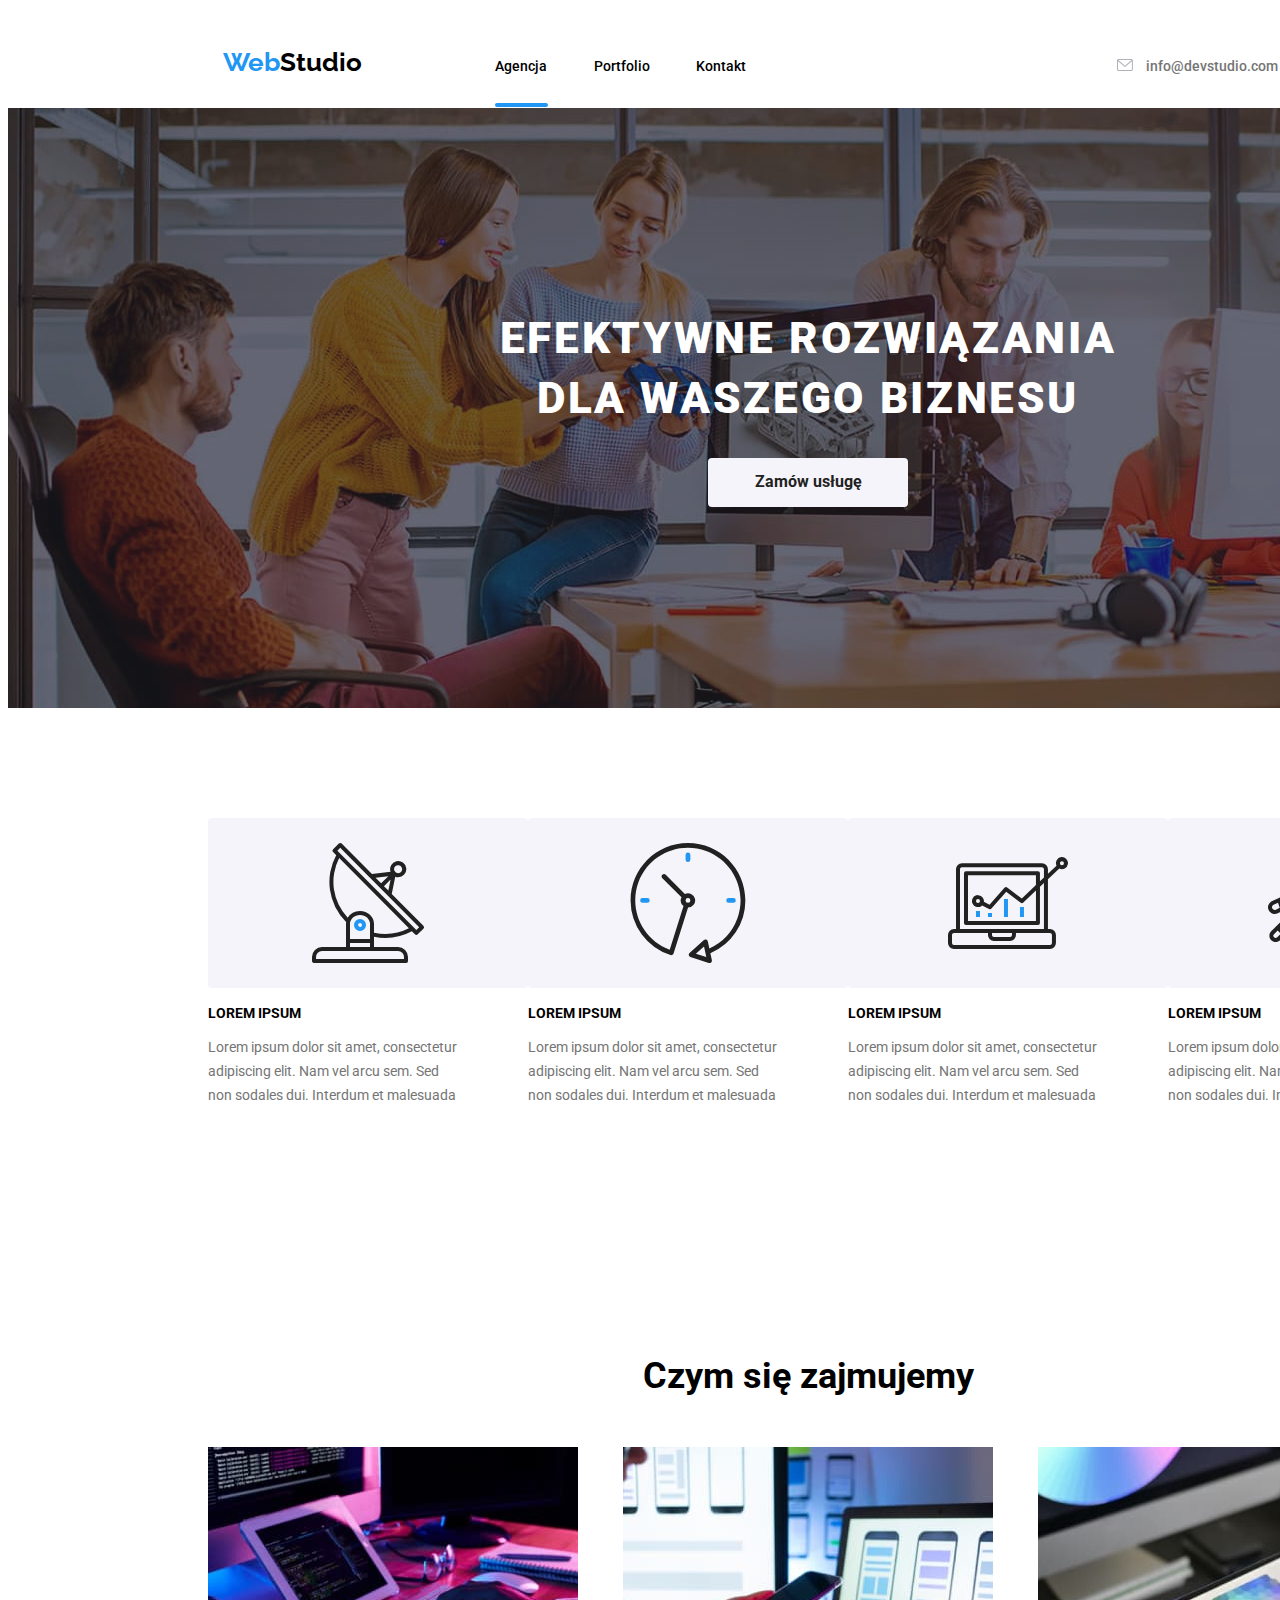
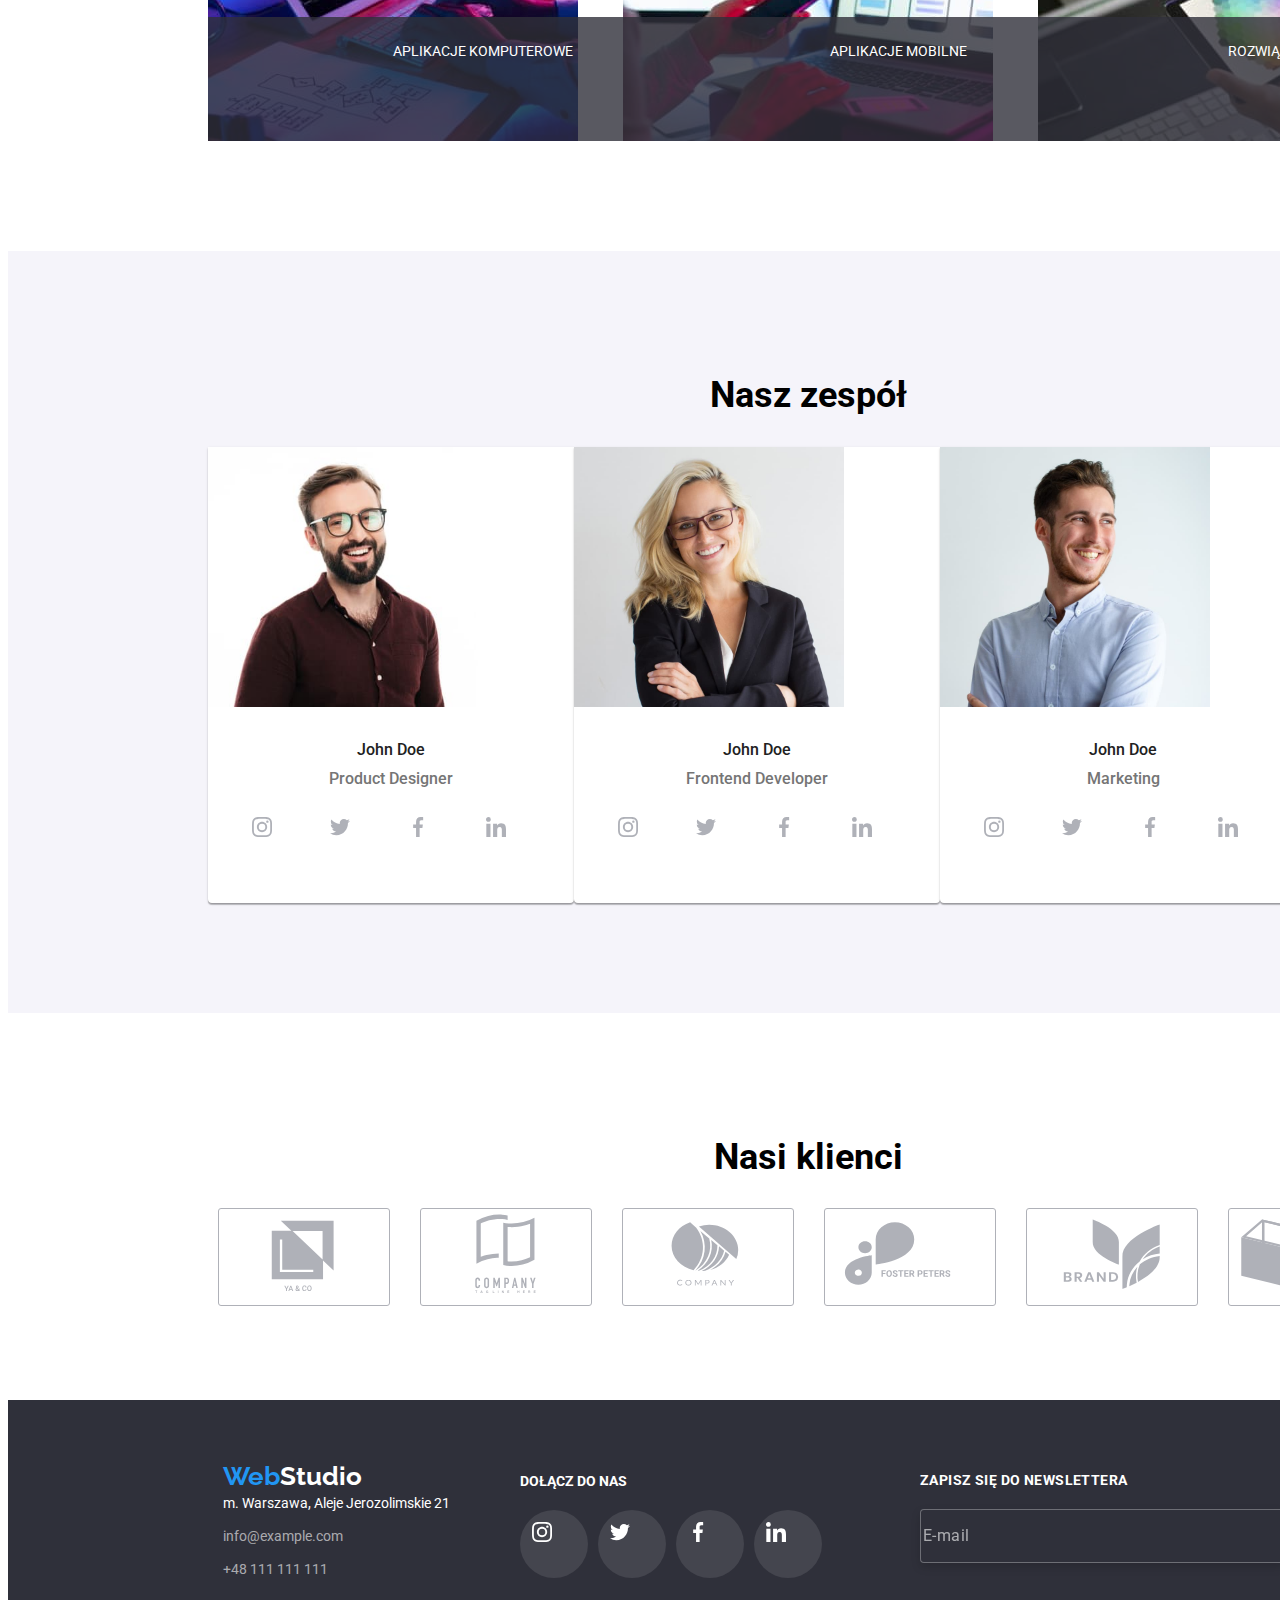
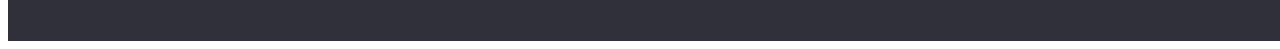
<file: index.html>
<!DOCTYPE html>
<html lang="pl">
  <head>
    <meta charset="UTF-8" />
    <meta name="description" content="Doradztwo biznesowe" />
    <title>WebStudio</title>
    <link rel="preconnect" href="https://fonts.googleapis.com" />
    <link rel="preconnect" href="https://fonts.gstatic.com" crossorigin />
    <link
      href="https://fonts.googleapis.com/css2?family=Raleway:wght@700&family=Roboto:wght@400;500;700;900&display=swap"
      rel="stylesheet"
    />
    <link href="./css/main.min.css" rel="stylesheet" />
    <link
      rel="stylesheet"
      href="https://cdnjs.cloudflare.com/ajax/libs/modern-normalize/1.1.0/modern-normalize.min.css"
      integrity="sha512-wpPYUAdjBVSE4KJnH1VR1HeZfpl1ub8YT/NKx4PuQ5NmX2tKuGu6U/JRp5y+Y8XG2tV+wKQpNHVUX03MfMFn9Q=="
      crossorigin="anonymous"
      referrerpolicy="no-referrer"
    />
  </head>
  <body class="body">
    <header class="header">
      <a class="logo" href="./index.html">
        <span class="logo__blue">Web</span
        ><span class="logo__black">Studio</span>
      </a>
      <nav class="navigation">
        <ul class="navigation__list">
          <li class="navigation__item agency">
            <a
              class="navigation__link"
              href="./https://zofiasylwisty.github.io/goit-markup-hw-05/"
              >Agencja</a
            >
          </li>
          <li class="navigation__item">
            <a class="navigation__link" href="./portfolio.html">Portfolio</a>
          </li>
          <li class="navigation__item">
            <a class="navigation__link" href="./kontakt">Kontakt</a>
          </li>
        </ul>
      </nav>
      <ul class="contacts">
        <li class="contacts__address">
          <a class="contacts__link" href="mailto:info@devstudio.com">
            <svg class="contacts__icon" height="12" width="16">
              <use href="./images/icons.svg#icon-envelope"></use>
            </svg>
            info@devstudio.com</a
          >
        </li>
        <li class="contacts__address">
          <a class="contacts__link" href="tel:+48111111111">
            <svg class="contacts__icon" height="16" width="10">
              <use href="./images/icons.svg#icon-smartphone"></use>
            </svg>
            +48 111 111 111</a
          >
        </li>
      </ul>
    </header>
    <main class="main">
      <div class="main__photo">
        <h1 class="main__headline">
          EFEKTYWNE ROZWIĄZANIA<br />DLA WASZEGO BIZNESU
        </h1>
        <button data-modal-open class="main__button" type="button">
          Zamów usługę
        </button>
      </div>
      <div class="main-backdrop is-hidden" data-modal>
        <div class="main__overlay">
          <h2 class="form-header">Zostaw swoje dane w formularzu poniżej</h2>
          <form class="form">
            <label class="form__items">
              <p class="form__label">Imię</p>
              <div class="form__input">
                <svg class="form__icon">
                  <use href="./images/icons.svg#icon-person"></use>
                </svg>
                <input type="text" name="username" class="form__highlight" />
              </div>
            </label>
            <label class="form__items">
              <p class="form__label">Telefon</p>
              <div class="form__input">
                <svg class="form__icon">
                  <use href="./images/icons.svg#icon-phone"></use>
                </svg>
                <input type="tel" name="phoneNumber" class="form__highlight" />
              </div>
            </label>
            <label class="form__items">
              <p class="form__label">Email</p>
              <div class="form__input">
                <svg class="form__icon">
                  <use href="./images/icons.svg#icon-email"></use>
                </svg>
                <input
                  type="email"
                  name="emailAddress"
                  class="form__highlight"
                />
              </div>
            </label>
            <label class="form__items">
              <p class="form__label">Komentarz</p>

              <textarea
                name="comment"
                rows="8"
                class="comment-area"
                placeholder="Wprowadź tekst"
              ></textarea>
            </label>
            <label class="checkbox__label">
              <input type="checkbox" name="checkbox" />
              Oświadczam iż akceptuję
              <a href="" class="checkbox__link">Regulamin</a>
              i
              <a href="" class="checkbox__link">Politykę Prywatności.</a>
            </label>
            <button type="submit" class="checkbox__button">
              <span class="checkbox__send">Wyślij</span>
            </button>
            <button type="button" class="form__close" data-modal-close>
              <svg class="close" width="11" height="11">
                <use href="./images/icons.svg#icon-close"></use>
              </svg>
            </button>
          </form>
        </div>
      </div>
      <section class="section">
        <div class="container">
          <ul class="latin">
            <li class="latin__position">
              <svg class="latin__icon" width="270" height="120">
                <use href="./images/icons.svg#icon-antenna-1"></use>
              </svg>
              <h3 class="latin__title">LOREM IPSUM</h3>
              <p class="latin__text">
                Lorem ipsum dolor sit amet, consectetur <br />
                adipiscing elit. Nam vel arcu sem. Sed <br />
                non sodales dui. Interdum et malesuada
              </p>
            </li>
            <li class="latin__position">
              <svg class="latin__icon" width="270" height="120">
                <use href="./images/icons.svg#icon-clock-1"></use>
              </svg>
              <h3 class="latin__title">LOREM IPSUM</h3>
              <p class="latin__text">
                Lorem ipsum dolor sit amet, consectetur <br />
                adipiscing elit. Nam vel arcu sem. Sed <br />
                non sodales dui. Interdum et malesuada
              </p>
            </li>
            <li class="latin__position">
              <svg class="latin__icon" width="270" height="120">
                <use href="./images/icons.svg#icon-diagram-1"></use>
              </svg>
              <h3 class="latin__title">LOREM IPSUM</h3>
              <p class="latin__text">
                Lorem ipsum dolor sit amet, consectetur <br />
                adipiscing elit. Nam vel arcu sem. Sed <br />
                non sodales dui. Interdum et malesuada
              </p>
            </li>
            <li class="latin_position">
              <svg class="latin__icon" width="270" height="120">
                <use href="./images/icons.svg#icon-astronaut-1"></use>
              </svg>
              <h3 class="latin__title">LOREM IPSUM</h3>
              <p class="latin__text">
                Lorem ipsum dolor sit amet, consectetur <br />
                adipiscing elit. Nam vel arcu sem. Sed <br />
                non sodales dui. Interdum et malesuada
              </p>
            </li>
          </ul>
        </div>
      </section>
      <section class="section">
        <div class="container">
          <h2 class="section__header">Czym się zajmujemy</h2>
          <ul class="offers">
            <li>
              <div class="offers__photo">
                <img
                  class="offers__graphics"
                  alt="working programer and his desk"
                  width="370"
                  height="294"
                  src="images/first.jpg"
                />
                <div class="offers__text">APLIKACJE KOMPUTEROWE</div>
              </div>
            </li>
            <li>
              <div class="offers__photo">
                <img
                  class="offers__graphics"
                  alt="application designer"
                  width="370"
                  height="294"
                  src="images/second.jpg"
                />
                <div class="offers__text">APLIKACJE MOBILNE</div>
              </div>
            </li>
            <li>
              <div class="offers__photo">
                <img
                  class="offers__graphics"
                  alt="graphic tablet and colour selection"
                  width="370"
                  height="294"
                  src="images/third.jpg"
                />
                <div class="offers__text">ROZWIĄZANIA GRAFICZNE</div>
              </div>
            </li>
          </ul>
        </div>
      </section>
      <section class="section team-section">
        <div class="container">
          <h2 class="section__header">Nasz zespół</h2>
          <ul class="team">
            <li class="team__photo">
              <figure class="no-margin">
                <img
                  alt="picture of a product designer"
                  width="270"
                  height="260"
                  src="images/productdesign.jpg"
                />
                <figcaption class="member">
                  <span class="member__name">John Doe</span>
                  <span class="member__position">Product Designer</span>
                  <ul class="socials">
                    <li class="socials__item">
                      <a href="#" class="socials__link">
                        <div class="socials__highlight">
                          <svg class="socials__icon" width="20" height="20">
                            <use href="./images/icons.svg#icon-instagram-2" />
                          </svg>
                        </div>
                      </a>
                    </li>
                    <li class="socials__item">
                      <a href="#" class="socials__link">
                        <div class="socials__highlight">
                          <svg class="socials__icon" width="20" height="20">
                            <use href="./images/icons.svg#icon-twitter-1" />
                          </svg>
                        </div>
                      </a>
                    </li>
                    <li class="socials__item">
                      <a href="#" class="socials__link">
                        <div class="socials__highlight">
                          <svg class="socials__icon" width="20" height="20">
                            <use href="./images/icons.svg#icon-facebook-1" />
                          </svg>
                        </div>
                      </a>
                    </li>
                    <li class="socials__item">
                      <a href="#" class="socials__link">
                        <div class="socials__highlight">
                          <svg class="socials__icon" width="20" height="20">
                            <use href="./images/icons.svg#icon-linkedin-1" />
                          </svg>
                        </div>
                      </a>
                    </li>
                  </ul>
                </figcaption>
              </figure>
            </li>
            <li class="team__photo">
              <figure class="no-margin">
                <img
                  alt="picture of a frontend developer"
                  width="270"
                  height="260"
                  src="images/frontend.jpg"
                />
                <figcaption class="member">
                  <span class="member__name">John Doe</span>
                  <span class="member__position">Frontend Developer</span>
                  <ul class="socials">
                    <li class="socials__item">
                      <a href="#" class="socials__link">
                        <div class="socials__highlight">
                          <svg class="socials__icon" width="20" height="20">
                            <use href="./images/icons.svg#icon-instagram-2" />
                          </svg>
                        </div>
                      </a>
                    </li>
                    <li class="socials__item">
                      <a href="#" class="socials__link">
                        <div class="socials__highlight">
                          <svg class="socials__icon" width="20" height="20">
                            <use href="./images/icons.svg#icon-twitter-1" />
                          </svg>
                        </div>
                      </a>
                    </li>
                    <li class="socials__item">
                      <a href="#" class="socials__link">
                        <div class="socials__highlight">
                          <svg class="socials__icon" width="20" height="20">
                            <use href="./images/icons.svg#icon-facebook-1" />
                          </svg>
                        </div>
                      </a>
                    </li>
                    <li class="socials__item">
                      <a href="#" class="socials__link">
                        <div class="socials__highlight">
                          <svg class="socials__icon" width="20" height="20">
                            <use href="./images/icons.svg#icon-linkedin-1" />
                          </svg>
                        </div>
                      </a>
                    </li>
                  </ul>
                </figcaption>
              </figure>
            </li>
            <li class="team__photo">
              <figure class="no-margin">
                <img
                  alt="picture of a marketing specialist"
                  width="270"
                  height="260"
                  src="images/marketing.jpg"
                />
                <figcaption class="member">
                  <span class="member__name">John Doe</span>
                  <span class="member__position">Marketing</span>
                  <ul class="socials">
                    <li class="socials__item">
                      <a href="#" class="socials__link">
                        <div class="socials__highlight">
                          <svg class="socials__icon" width="20" height="20">
                            <use href="./images/icons.svg#icon-instagram-2" />
                          </svg>
                        </div>
                      </a>
                    </li>
                    <li class="socials__item">
                      <a href="#" class="socials__link">
                        <div class="socials__highlight">
                          <svg class="socials__icon" width="20" height="20">
                            <use href="./images/icons.svg#icon-twitter-1" />
                          </svg>
                        </div>
                      </a>
                    </li>
                    <li class="socials__item">
                      <a href="#" class="socials__link">
                        <div class="socials__highlight">
                          <svg class="socials__icon" width="20" height="20">
                            <use href="./images/icons.svg#icon-facebook-1" />
                          </svg>
                        </div>
                      </a>
                    </li>
                    <li class="socials__item">
                      <a href="#" class="socials__link">
                        <div class="socials__highlight">
                          <svg class="socials__icon" width="20" height="20">
                            <use href="./images/icons.svg#icon-linkedin-1" />
                          </svg>
                        </div>
                      </a>
                    </li>
                  </ul>
                </figcaption>
              </figure>
            </li>
            <li class="team__photo">
              <figure class="no-margin">
                <img
                  alt="picture of a UI designer"
                  width="270"
                  height="260"
                  src="images/uidesigner.jpg"
                />
                <figcaption class="member">
                  <span class="member__name">John Doe</span>
                  <span class="member__position">UI Designer</span>
                  <ul class="socials">
                    <li class="socials__item">
                      <a href="#" class="socials__link">
                        <div class="socials__highlight">
                          <svg class="socials__icon" width="20" height="20">
                            <use href="./images/icons.svg#icon-instagram-2" />
                          </svg>
                        </div>
                      </a>
                    </li>
                    <li class="socials__item">
                      <a href="#" class="socials__link">
                        <div class="socials__highlight">
                          <svg class="socials__icon" width="20" height="20">
                            <use href="./images/icons.svg#icon-twitter-1" />
                          </svg>
                        </div>
                      </a>
                    </li>
                    <li class="socials__item">
                      <a href="#" class="socials__link">
                        <div class="socials__highlight">
                          <svg class="socials__icon" width="20" height="20">
                            <use href="./images/icons.svg#icon-facebook-1" />
                          </svg>
                        </div>
                      </a>
                    </li>
                    <li class="socials__item">
                      <a href="#" class="socials__link">
                        <div class="socials__highlight">
                          <svg class="socials__icon" width="20" height="20">
                            <use href="./images/icons.svg#icon-linkedin-1" />
                          </svg>
                        </div>
                      </a>
                    </li>
                  </ul>
                </figcaption>
              </figure>
            </li>
          </ul>
        </div>
      </section>
      <section class="section">
        <div class="container">
          <h2 class="section__header">Nasi klienci</h2>
          <ul class="clients">
            <li class="clients__item">
              <a href="#">
                <svg class="clients__icon" height="92" width="170">
                  <use href="./images/icons.svg#icon-client1"></use>
                </svg>
              </a>
            </li>
            <li class="clients__item">
              <a href="#">
                <svg class="clients__icon" height="92" width="170">
                  <use href="./images/icons.svg#icon-client2"></use>
                </svg>
              </a>
            </li>
            <li class="clients__item">
              <a href="#">
                <svg class="clients__icon" height="92" width="170">
                  <use href="./images/icons.svg#icon-client3"></use>
                </svg>
              </a>
            </li>
            <li class="clients__item">
              <a href="#">
                <svg class="clients__icon" height="92" width="170">
                  <use href="./images/icons.svg#icon-client4"></use>
                </svg>
              </a>
            </li>
            <li class="clients__item">
              <a href="#">
                <svg class="clients__icon" height="92" width="170">
                  <use href="./images/icons.svg#icon-client5"></use>
                </svg>
              </a>
            </li>
            <li class="clients__item">
              <a href="#">
                <svg class="clients__icon" height="92" width="170">
                  <use href="./images/icons.svg#icon-client6"></use>
                </svg>
              </a>
            </li>
          </ul>
        </div>
      </section>
    </main>
    <footer class="footer">
      <div class="footer__container">
        <ul class="footer__items">
          <li class="footer__logo">
            <a
              class="logo"
              href="https://zofiasylwisty.github.io/goit-markup-hw-04/"
            >
              <span class="logo__blue">Web</span
              ><span class="logo__white">Studio</span>
            </a>
          </li>
          <li class="footer__addresses">
            <address class="footer__street">
              m. Warszawa, Aleje Jerozolimskie 21
            </address>
          </li>
          <li class="footer__addresses">
            <a class="footer__links" href="mailto:info@devstudio.com"
              >info@example.com</a
            >
          </li>
          <li class="footer__addresses">
            <a class="footer__links" href="tel:+48111111111">+48 111 111 111</a>
          </li>
        </ul>
        <div class="follow">
          <h2 class="follow__title">DOŁĄCZ DO NAS</h2>
          <ul class="follow__list">
            <li class="follow__item">
              <div class="follow__link">
                <a href="#" class="follow__icon"
                  ><svg class="follow__id" height="20" width="20">
                    <use href="./images/icons.svg#icon-instagram-2"></use>
                  </svg>
                </a>
              </div>
            </li>
            <li class="follow__item">
              <div class="follow__link">
                <a href="#" class="follow__icon"
                  ><svg class="follow__id" height="20" width="20">
                    <use href="./images/icons.svg#icon-twitter-1"></use>
                  </svg>
                </a>
              </div>
            </li>
            <li class="follow__item">
              <div class="follow__link">
                <a href="#" class="follow__icon"
                  ><svg class="follow__id" height="20" width="20">
                    <use href="./images/icons.svg#icon-facebook-1"></use>
                  </svg>
                </a>
              </div>
            </li>
            <li class="follow__item">
              <div class="follow__link">
                <a href="#" class="follow__icon"
                  ><svg class="follow__id" height="20" width="20">
                    <use href="./images/icons.svg#icon-linkedin-1"></use>
                  </svg>
                </a>
              </div>
            </li>
          </ul>
        </div>
        <div class="newsletter-container">
          <form name="newsletter" class="notification">
            <label>
              <h3 class="notification__heading">ZAPISZ SIĘ DO NEWSLETTERA</h3>

              <input
                class="notification__input"
                name="email"
                type="email"
                placeholder="E-mail"
              />
            </label>
            <button class="newsletter" type="submit">
              <span class="newsletter__text">Zapisz się</span>
              <svg class="newsletter__icon" height="24px" width="24px">
                <use href="./images/icons.svg#icon-send"></use>
              </svg>
            </button>
          </form>
        </div>
      </div>
    </footer>
    <script src="./js/modal.js"></script>
  </body>
</html>
</file>
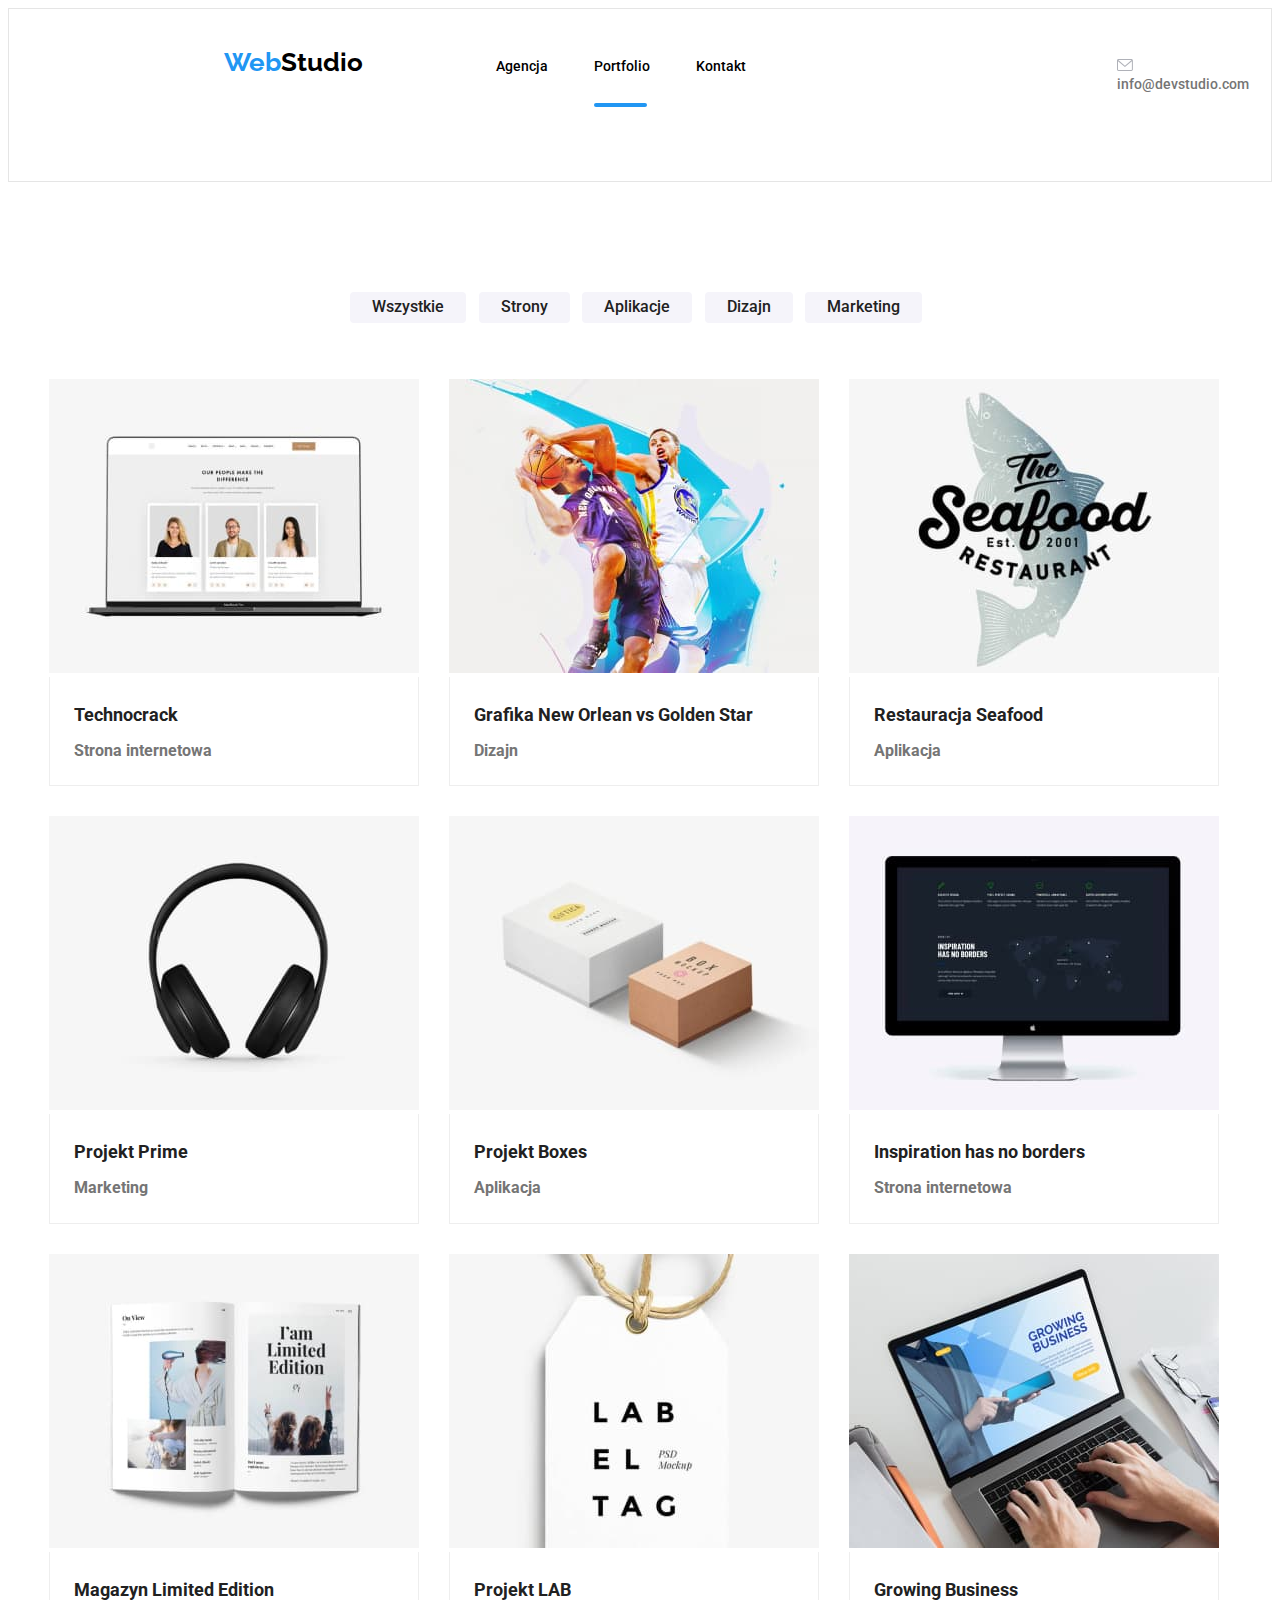
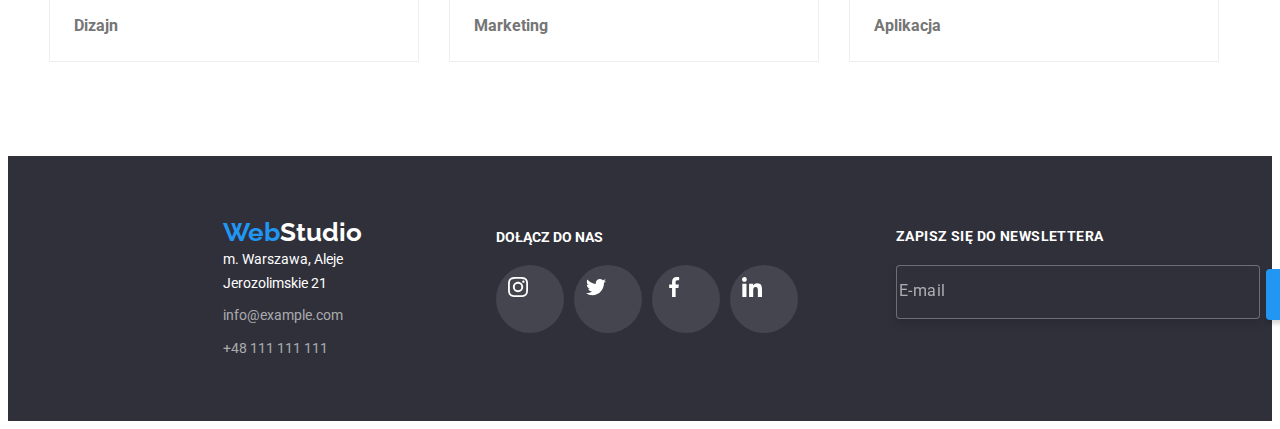
<file: portfolio.html>
<!DOCTYPE html>
<html lang="pl">
  <head>
    <meta charset="UTF-8" />
    <meta name="description" content="Portfolio" />
    <title>Portfolio</title>
    <link rel="preconnect" href="https://fonts.googleapis.com" />
    <link rel="preconnect" href="https://fonts.gstatic.com" crossorigin />
    <link
      href="https://fonts.googleapis.com/css2?family=Raleway:wght@700&family=Roboto:wght@400;500;700;900&display=swap"
      rel="stylesheet"
    />
    <link href="./css/main.min.css" rel="stylesheet" />
    <link
      rel="stylesheet"
      href="https://cdnjs.cloudflare.com/ajax/libs/modern-normalize/1.1.0/modern-normalize.min.css"
      integrity="sha512-wpPYUAdjBVSE4KJnH1VR1HeZfpl1ub8YT/NKx4PuQ5NmX2tKuGu6U/JRp5y+Y8XG2tV+wKQpNHVUX03MfMFn9Q=="
      crossorigin="anonymous"
      referrerpolicy="no-referrer"
    />
  </head>
  <body>
    <header class="header header-underline">
      <a class="logo" href="./index.html">
        <span class="logo__blue">Web</span
        ><span class="logo__black">Studio</span>
      </a>
      <nav class="navigation">
        <ul class="navigation__list">
          <li class="navigation__item">
            <a
              class="navigation__link"
              href="./https://zofiasylwisty.github.io/goit-markup-hw-05/"
              >Agencja</a
            >
          </li>
          <li class="navigation__item agency">
            <a class="navigation__link" href="./portfolio.html">Portfolio</a>
          </li>
          <li class="navigation__item">
            <a class="navigation__link" href="./kontakt">Kontakt</a>
          </li>
        </ul>
      </nav>
      <ul class="contacts">
        <li class="contacts__address">
          <a class="contacts__link" href="mailto:info@devstudio.com">
            <svg class="contacts__icon" height="12" width="16">
              <use href="./images/icons.svg#icon-envelope"></use>
            </svg>
            info@devstudio.com</a
          >
        </li>
        <li class="contacts__address">
          <a class="contacts__link" href="tel:+48111111111">
            <svg class="contacts__icon" height="16" width="10">
              <use href="./images/icons.svg#icon-smartphone"></use>
            </svg>
            +48 111 111 111</a
          >
        </li>
      </ul>
    </header>
    <main class="main">
      <ul class="filters">
        <li class="filters__item">
          <button class="filters__button" type="button">Wszystkie</button>
        </li>
        <li class="filters__item">
          <button class="filters__button" type="button">Strony</button>
        </li>
        <li class="filters__item">
          <button class="filters__button" type="button">Aplikacje</button>
        </li>
        <li class="filters__item">
          <button class="filters__button" type="button">Dizajn</button>
        </li>
        <li class="filters__item">
          <button class="filters__button" type="button">Marketing</button>
        </li>
      </ul>

      <div class="grid">
        <ul class="cards">
          <li class="cards__item">
            <figure class="cards__shadow">
              <div class="cards__container">
                <img
                  alt="picture of a laptop"
                  width="370"
                  height="294"
                  src="images/technocrack.jpg"
                />
                <div class="cards__label">
                  Technocrack jest popularną platformą wykorzystywaną do
                  rozpowszechniania koronawirusa. Firmy wykorzystują tę
                  platformę do celów szpiegowskich i ataków na niezabezpieczone
                  serwery konkurencji
                </div>
              </div>
              <div class="cards__border">
                <figcaption class="cards__name">
                  Technocrack
                  <p class="cards__definition">Strona internetowa</p>
                </figcaption>
              </div>
            </figure>
          </li>
          <li class="cards__item">
            <figure class="cards__shadow">
              <div class="cards__container">
                <img
                  alt="picture of basketball players"
                  width="370"
                  height="294"
                  src="images/neworlean.jpg"
                />
                <div class="cards__label"></div>
              </div>
              <div class="cards__border">
                <figcaption class="cards__name">
                  Grafika New Orlean vs Golden Star
                  <p class="cards__definition">Dizajn</p>
                </figcaption>
              </div>
            </figure>
          </li>
          <li class="cards__item">
            <figure class="cards__shadow">
              <div class="cards__container">
                <img
                  alt="picture of an app logo"
                  width="370"
                  height="294"
                  src="images/seafood.jpg"
                />
                <div class="cards__label"></div>
              </div>
              <div class="cards__border">
                <figcaption class="cards__name">
                  Restauracja Seafood
                  <p class="cards__definition">Aplikacja</p>
                </figcaption>
              </div>
            </figure>
          </li>
          <li class="cards__item">
            <figure class="cards__shadow">
              <div class="cards__container">
                <img
                  alt="picture of headphones"
                  width="370"
                  height="294"
                  src="images/projektprime.jpg"
                />
                <div class="cards__label"></div>
              </div>
              <div class="cards__border">
                <figcaption class="cards__name">
                  Projekt Prime
                  <p class="cards__definition">Marketing</p>
                </figcaption>
              </div>
            </figure>
          </li>
          <li class="cards__item">
            <figure class="cards__shadow">
              <div class="cards__container">
                <img
                  alt="picture of boxes"
                  width="370"
                  height="294"
                  src="images/boxes.jpg"
                />
                <div class="cards__label"></div>
              </div>
              <div class="cards__border">
                <figcaption class="cards__name">
                  Projekt Boxes
                  <p class="cards__definition">Aplikacja</p>
                </figcaption>
              </div>
            </figure>
          </li>
          <li class="cards__item">
            <figure class="cards__shadow">
              <div class="cards__container">
                <img
                  alt="picture of a screen"
                  width="370"
                  height="294"
                  src="images/screen.jpg"
                />
                <div class="cards__label"></div>
              </div>
              <div class="cards__border">
                <figcaption class="cards__name">
                  Inspiration has no borders
                  <p class="cards__definition">Strona internetowa</p>
                </figcaption>
              </div>
            </figure>
          </li>
          <li class="cards__item">
            <figure class="cards__shadow">
              <div class="cards__container">
                <img
                  alt="picture of a magazine"
                  width="370"
                  height="294"
                  src="images/magazine.jpg"
                />
                <div class="cards__label"></div>
              </div>
              <div class="cards__border">
                <figcaption class="cards__name">
                  Magazyn Limited Edition
                  <p class="cards__definition">Dizajn</p>
                </figcaption>
              </div>
            </figure>
          </li>
          <li class="cards__item">
            <figure class="cards__shadow">
              <div class="cards__container">
                <img
                  alt="picture of a label"
                  width="370"
                  height="294"
                  src="images/label.jpg"
                />
                <div class="cards__label"></div>
              </div>
              <div class="cards__border">
                <figcaption class="cards__name">
                  Projekt LAB
                  <p class="cards__definition">Marketing</p>
                </figcaption>
              </div>
            </figure>
          </li>
          <li class="cards__item">
            <figure class="cards__shadow">
              <div class="cards__container">
                <img
                  alt="picture of a laptop and hands"
                  width="370"
                  height="294"
                  src="images/business.jpg"
                />
                <div class="cards__label"></div>
              </div>
              <div class="cards__border">
                <figcaption class="cards__name">
                  Growing Business
                  <p class="cards__definition">Aplikacja</p>
                </figcaption>
              </div>
            </figure>
          </li>
        </ul>
      </div>
    </main>
    <footer class="footer">
      <div class="footer__container">
        <ul class="footer__items">
          <li class="footer__logo">
            <a
              class="logo"
              href="https://zofiasylwisty.github.io/goit-markup-hw-04/"
            >
              <span class="logo__blue">Web</span
              ><span class="logo__white">Studio</span>
            </a>
          </li>
          <li class="footer__addresses">
            <address class="footer__street">
              m. Warszawa, Aleje Jerozolimskie 21
            </address>
          </li>
          <li class="footer__addresses">
            <a class="footer__links" href="mailto:info@devstudio.com"
              >info@example.com</a
            >
          </li>
          <li class="footer__addresses">
            <a class="footer__links" href="tel:+48111111111">+48 111 111 111</a>
          </li>
        </ul>
        <div class="follow">
          <h2 class="follow__title">DOŁĄCZ DO NAS</h2>
          <ul class="follow__list">
            <li class="follow__item">
              <div class="follow__link">
                <a href="#" class="follow__icon"
                  ><svg class="follow__id" height="20" width="20">
                    <use href="./images/icons.svg#icon-instagram-2"></use>
                  </svg>
                </a>
              </div>
            </li>
            <li class="follow__item">
              <div class="follow__link">
                <a href="#" class="follow__icon"
                  ><svg class="follow__id" height="20" width="20">
                    <use href="./images/icons.svg#icon-twitter-1"></use>
                  </svg>
                </a>
              </div>
            </li>
            <li class="follow__item">
              <div class="follow__link">
                <a href="#" class="follow__icon"
                  ><svg class="follow__id" height="20" width="20">
                    <use href="./images/icons.svg#icon-facebook-1"></use>
                  </svg>
                </a>
              </div>
            </li>
            <li class="follow__item">
              <div class="follow__link">
                <a href="#" class="follow__icon"
                  ><svg class="follow__id" height="20" width="20">
                    <use href="./images/icons.svg#icon-linkedin-1"></use>
                  </svg>
                </a>
              </div>
            </li>
          </ul>
        </div>
        <div class="newsletter-container">
          <form name="newsletter" class="notification">
            <label>
              <h3 class="notification__heading">ZAPISZ SIĘ DO NEWSLETTERA</h3>

              <input
                class="notification__input"
                name="email"
                type="email"
                placeholder="E-mail"
              />
            </label>
            <button class="newsletter" type="submit">
              <span class="newsletter__text">Zapisz się</span>
              <svg class="newsletter__icon" height="24px" width="24px">
                <use href="./images/icons.svg#icon-send"></use>
              </svg>
            </button>
          </form>
        </div>
      </div>
    </footer>
  </body>
</html>
</file>
<file: css/main.min.css>
.navigation .navigation__link,.contacts__link{font-family:"Roboto";font-weight:500;font-size:14px;line-height:1.14;text-decoration:none;color:#000}.body{position:relative;font-family:"Roboto",sans-serif;background:#fff;width:1600px}.cards{display:-webkit-box;display:-ms-flexbox;display:flex;list-style:none;-ms-flex-wrap:wrap;flex-wrap:wrap;gap:30px;padding:0;margin:0px}.cards__item{-ms-flex-preferred-size:calc((100% - 60px)/3);flex-basis:calc((100% - 60px)/3);max-width:370px}.cards__item:hover .cards__label,.cards__item:focus .cards__label{-webkit-transform:translateY(0);transform:translateY(0)}.cards__shadow:hover,.cards__shadow:focus,.cards__shadow:active{-webkit-box-shadow:0px 1px 1px rgba(0,0,0,.12),0px 4px 4px rgba(0,0,0,.06),1px 4px 6px rgba(0,0,0,.16);box-shadow:0px 1px 1px rgba(0,0,0,.12),0px 4px 4px rgba(0,0,0,.06),1px 4px 6px rgba(0,0,0,.16)}.cards__shadow{margin:0px;-webkit-transition-property:-webkit-box-shadow;transition-property:-webkit-box-shadow;transition-property:box-shadow;transition-property:box-shadow, -webkit-box-shadow;-webkit-transition-duration:250ms;transition-duration:250ms;-webkit-transition-timing-function:cubic-bezier(0.4, 0, 0.2, 1);transition-timing-function:cubic-bezier(0.4, 0, 0.2, 1)}.cards__container{position:relative;overflow:hidden;max-width:370px}.cards__label{font-family:"Roboto",sans-serif;font-style:normal;font-size:18px;font-weight:400;line-height:1.5;letter-spacing:.03em;color:#fff;width:100%;height:294px;padding:49px 45px 0px 24px;top:0;bottom:0;display:block;position:absolute;-webkit-transform:translateY(101%);transform:translateY(101%);background-color:#2196f3;-webkit-transition:-webkit-transform 250ms cubic-bezier(0.4, 0, 0.2, 1);transition:-webkit-transform 250ms cubic-bezier(0.4, 0, 0.2, 1);transition:transform 250ms cubic-bezier(0.4, 0, 0.2, 1);transition:transform 250ms cubic-bezier(0.4, 0, 0.2, 1), -webkit-transform 250ms cubic-bezier(0.4, 0, 0.2, 1)}.cards__border{display:-webkit-box;display:-ms-flexbox;display:flex;-webkit-box-orient:vertical;-webkit-box-direction:normal;-ms-flex-direction:column;flex-direction:column;border-bottom:1px solid #eee;border-right:1px solid #eee;border-left:1px solid #eee}.cards__name{color:#212121;font-family:"Roboto",sans-serif;font-size:18px;font-weight:700;line-height:2;margin-top:20px;margin-right:24px;margin-left:24px}.cards__definition{color:#757575;font-family:"Roboto",sans-serif;font-size:16px;line-height:1.8;margin-top:4px;margin-bottom:20px}.clients{display:-webkit-box;display:-ms-flexbox;display:flex;-ms-flex-wrap:nowrap;flex-wrap:nowrap;gap:30px;margin:0;margin-left:-30px;-webkit-box-align:center;-ms-flex-align:center;align-items:center;list-style:none}.clients__item{border:1px solid #afb1b8;border-radius:3px}.clients__item:hover,.clients__item:focus,.clients__item:active{border:1px solid #2196f3;-webkit-transition-property:fill border;transition-property:fill border;-webkit-transition-duration:250ms;transition-duration:250ms;-webkit-transition-timing-function:cubic-bezier(0.4, 0, 0.2, 1);transition-timing-function:cubic-bezier(0.4, 0, 0.2, 1)}.clients__icon{fill:#afb1b8}.clients__icon:hover,.clients__icon:focus,.clients__icon:active{fill:#2196f3;-webkit-transition-property:fill border;transition-property:fill border;-webkit-transition-duration:250ms;transition-duration:250ms;-webkit-transition-timing-function:cubic-bezier(0.4, 0, 0.2, 1);transition-timing-function:cubic-bezier(0.4, 0, 0.2, 1)}.contacts{display:-webkit-box;display:-ms-flexbox;display:flex;padding-left:0px;margin:32px 0px;list-style:none}.contacts>.contacts__address:not(:last-child){margin-right:50px}.contacts__link:hover,.contacts__link:focus,.contacts__link:active,.contacts__link:hover>svg{color:#2196f3;fill:#2196f3}.contacts__link{color:#757575;-webkit-transition-property:color;transition-property:color;-webkit-transition-duration:250ms;transition-duration:250ms;-webkit-transition-timing-function:cubic-bezier(0.4, 0, 0.2, 1);transition-timing-function:cubic-bezier(0.4, 0, 0.2, 1)}.contacts__icon{fill:#afb1b8;margin-right:10px}.container{width:1200px}.filters{display:-webkit-box;display:-ms-flexbox;display:flex;-webkit-box-pack:justify;-ms-flex-pack:justify;justify-content:space-between;list-style:none;margin:110px 518px 56px 510px;padding:0px;width:572px}.filters>.filters__item:not(:last-child){margin-right:8px}.filters__button{color:#212121;background-color:#f5f4fa;cursor:pointer;border:none;font-family:"Roboto",sans-serif;font-size:16px;font-weight:500;line-height:1.16;text-align:center;padding:6px 22px;border-radius:4px}.filters__button:hover,.filters__button:focus,.filters__button:active{color:#fff;background-color:#2196f3}.filters__button{-webkit-transition-property:color background-color;transition-property:color background-color;-webkit-transition-duration:250ms;transition-duration:250ms;-webkit-transition-timing-function:cubic-bezier(0.4, 0, 0.2, 1);transition-timing-function:cubic-bezier(0.4, 0, 0.2, 1)}.follow{display:-webkit-box;display:-ms-flexbox;display:flex;-webkit-box-orient:vertical;-webkit-box-direction:normal;-ms-flex-direction:column;flex-direction:column;margin-left:70px;margin-top:12px}.follow__title{font-family:"Roboto",sans-serif;font-weight:700;font-size:14px;line-height:1.17;letter-spacing:3%;color:#fff;text-transform:uppercase;margin:0px}.follow__list{display:-webkit-box;display:-ms-flexbox;display:flex;padding:0px;margin:0px;margin-top:20px;list-style:none}.follow__item:not(:last-child){margin-right:10px}.follow__link{width:44px;height:44px;border-radius:50px;background-color:rgba(255,255,255,.1);padding:12px}.follow__link:hover,.follow__link:focus,.follow__link:active{background-color:#2196f3}.follow__link{-webkit-transition-property:background-color;transition-property:background-color;-webkit-transition-duration:250ms;transition-duration:250ms;-webkit-transition-timing-function:cubic-bezier(0.4, 0, 0.2, 1);transition-timing-function:cubic-bezier(0.4, 0, 0.2, 1)}.follow__icon{fill:#fff}.follow__icon__id{background-position:center}.footer{background-color:#2f303a;border-top:1px solid #2f303a}.footer__container{display:-webkit-box;display:-ms-flexbox;display:flex;margin-top:60px}.footer__items{display:-webkit-box;display:-ms-flexbox;display:flex;-webkit-box-orient:vertical;-webkit-box-direction:normal;-ms-flex-direction:column;flex-direction:column;-webkit-box-pack:start;-ms-flex-pack:start;justify-content:flex-start;padding-top:0px;padding-left:215px;margin-bottom:0px;margin-top:0px;list-style:none}.footer__items>.footer__addresses:not(:last-child){margin-bottom:9px}.footer__items>.footer__addresses:first-child{margin-top:20px}.footer__items>.footer__addresses:last-child{margin-bottom:60px}.footerfooter__logo{margin-bottom:20px}.footer__links{color:rgba(255,255,255,.6);font-family:"Roboto",sans-serif;font-size:14px;line-height:1.7;text-decoration:none}.footer__links:hover,.footer__links:focus,.footer__links:active{color:#2196f3}.footer__links{-webkit-transition-property:color;transition-property:color;-webkit-transition-duration:250ms;transition-duration:250ms;-webkit-transition-timing-function:cubic-bezier(0.4, 0, 0.2, 1);transition-timing-function:cubic-bezier(0.4, 0, 0.2, 1)}.footer__street{font-family:"Roboto",sans-serif;font-size:14px;font-style:normal;line-height:1.7;color:#fff}.form{display:-webkit-box;display:-ms-flexbox;display:flex;-webkit-box-orient:vertical;-webkit-box-direction:normal;-ms-flex-direction:column;flex-direction:column}.form__items{margin:0px 40px}.form__label{font-family:"Roboto",sans-serif;color:#757575;font-size:12px;font-weight:400;line-height:1.16em;letter-spacing:.01em;margin-bottom:4px;margin-top:10px}.form__input>svg{-webkit-transition-property:fill;transition-property:fill;-webkit-transition-duration:250ms;transition-duration:250ms;-webkit-transition-timing-function:cubic-bezier(0.4, 0, 0.2, 1);transition-timing-function:cubic-bezier(0.4, 0, 0.2, 1)}.form__input:active>svg,.form__input:focus-within>svg,.form__input:hover>svg{fill:#2196f3}.form__icon{height:18px;width:18px;margin-top:11px;margin-left:12px;position:absolute}.form__highlight{height:40px;width:448px;border:1px solid rgba(33,33,33,.2);border-radius:4px;padding-left:42px;outline:none;-webkit-transition-property:border-color;transition-property:border-color;-webkit-transition-duration:250ms;transition-duration:250ms;-webkit-transition-timing-function:cubic-bezier(0.4, 0, 0.2, 1);transition-timing-function:cubic-bezier(0.4, 0, 0.2, 1)}.form__highlight:active,.form__highlight:focus,.form__highlight:hover{border:1px solid #2196f3;outline:none}.form__comment::-webkit-input-placeholder{font-family:"Roboto",sans-serif;font-style:normal;font-size:12px;font-weight:400;line-height:14px;letter-spacing:.01em;color:rgba(117,117,117,.5)}.form__comment::-moz-placeholder{font-family:"Roboto",sans-serif;font-style:normal;font-size:12px;font-weight:400;line-height:14px;letter-spacing:.01em;color:rgba(117,117,117,.5)}.form__comment:-ms-input-placeholder{font-family:"Roboto",sans-serif;font-style:normal;font-size:12px;font-weight:400;line-height:14px;letter-spacing:.01em;color:rgba(117,117,117,.5)}.form__comment::-ms-input-placeholder{font-family:"Roboto",sans-serif;font-style:normal;font-size:12px;font-weight:400;line-height:14px;letter-spacing:.01em;color:rgba(117,117,117,.5)}.form__comment::placeholder{font-family:"Roboto",sans-serif;font-style:normal;font-size:12px;font-weight:400;line-height:14px;letter-spacing:.01em;color:rgba(117,117,117,.5)}.form .comment-area{font-family:"Roboto",sans-serif;color:rgba(117,117,117,.5);font-size:12px;height:120px;width:448px;border:1px solid rgba(33,33,33,.2);border-radius:4px;padding-top:12px;padding-left:16px;outline:none;-webkit-transition-property:border-color;transition-property:border-color;-webkit-transition-duration:250ms;transition-duration:250ms;-webkit-transition-timing-function:cubic-bezier(0.4, 0, 0.2, 1);transition-timing-function:cubic-bezier(0.4, 0, 0.2, 1)}.form .comment-area:active,.form .comment-area:focus,.form .comment-area:hover{border:1px solid #2196f3;outline:none}.form .checkbox__label{font-family:"Roboto",sans-serif;color:#757575;font-size:14px;font-weight:400;line-height:1.7em;letter-spacing:.03em;position:relative;margin-left:54px;margin-top:20px;margin-bottom:30px}.form .checkbox__link{color:#2196f3}.form .checkbox__button{background:#2196f3;border:none;-webkit-box-shadow:0px 4px 4px rgba(0,0,0,.15);box-shadow:0px 4px 4px rgba(0,0,0,.15);height:50px;width:200px;border-radius:4px;display:inline-block;margin-left:164px;margin-bottom:40px;cursor:pointer}.form .checkbox__send{font-family:"Roboto",sans-serif;color:#fff;font-style:normal;font-size:16px;font-weight:700;line-height:1.8em;letter-spacing:.06em}.form__close{height:30px;width:30px;background-color:#fff;border:1px solid rgba(0,0,0,.1);border-radius:50px;cursor:pointer;position:relative;top:-570px;left:490px}.form .close{color:#000}.grid{width:1182px;margin-left:0px;margin-bottom:94px}.header-underline{border:1px solid #e5e5e5;margin:0px}.header{display:-webkit-box;display:-ms-flexbox;display:flex;-webkit-box-align:baseline;-ms-flex-align:baseline;align-items:baseline;padding-left:215px}.latin{display:-webkit-box;display:-ms-flexbox;display:flex;-webkit-box-pack:justify;-ms-flex-pack:justify;justify-content:space-between;list-style:none;padding-left:0px}.latin__title{font-family:"Roboto",sans-serif;font-size:14px;line-height:1.71;font-weight:700;line-height:1.14;color:#000;margin-bottom:10px}.latin__text{font-family:"Roboto",sans-serif;font-size:14px;line-height:1.71;color:#757575}.latin__icon{background-color:#f5f4fa;width:270;height:120;border-radius:4px;padding:25px}.logo,.logo__white,.logo__black,.logo__blue{font-family:"Raleway",sans-serif;font-size:26px;font-weight:700;line-height:1.19;text-decoration:none;margin-top:24px;margin-bottom:25px}.logo__blue{margin-top:0px;margin-bottom:0px;color:#2196f3}.logo__black{margin-top:0px;margin-bottom:0px;color:#000}.logo__white{margin-top:0px;margin-bottom:0px;color:#fff}.main{display:-webkit-box;display:-ms-flexbox;display:flex;-webkit-box-orient:vertical;-webkit-box-direction:normal;-ms-flex-direction:column;flex-direction:column;-webkit-box-align:center;-ms-flex-align:center;align-items:center}.main__photo{background-color:#2f303a;width:1600px;height:600px;display:-webkit-box;display:-ms-flexbox;display:flex;-webkit-box-orient:vertical;-webkit-box-direction:normal;-ms-flex-direction:column;flex-direction:column;-webkit-box-pack:center;-ms-flex-pack:center;justify-content:center;-webkit-box-align:center;-ms-flex-align:center;align-items:center;background-image:-webkit-gradient(linear, left top, left bottom, from(rgba(47, 48, 58, 0.4)), color-stop(50%, rgba(47, 48, 58, 0.4))),url(../images/background-photo.jpg);background-image:linear-gradient(to bottom, rgba(47, 48, 58, 0.4) 0%, rgba(47, 48, 58, 0.4) 50%),url(../images/background-photo.jpg);background-size:cover;background-position:center;background-repeat:no-repeat;-webkit-box-shadow:0px 4px 4px 0px var(--shadow-shadow);box-shadow:0px 4px 4px 0px var(--shadow-shadow);margin:0 auto}.main__headline{font-family:"Roboto",sans-serif;font-size:44px;font-weight:900;letter-spacing:.06em;line-height:1.36;text-align:center;color:#fff;margin:200px 452px 30px}.main__button{color:#212121;background-color:#f5f4fa;cursor:pointer;border:none;border-radius:4px;font-family:"Roboto",sans-serif;font-size:16px;font-weight:700;line-height:1.8;padding:10px 41px 10px 42px;width:200px;margin:0px 700px 200px;text-align:center;-webkit-transition-property:background-color;transition-property:background-color;-webkit-transition-duration:250ms;transition-duration:250ms;-webkit-transition-timing-function:cubic-bezier(0.4, 0, 0.2, 1);transition-timing-function:cubic-bezier(0.4, 0, 0.2, 1)}.main__button:hover,.main__button:focus,.main__button:active{color:#fff;background-color:#2196f3;text-align:center}.main .main-backdrop{display:-webkit-box;display:-ms-flexbox;display:flex;position:absolute;top:0px;left:0px;height:100%;width:100%;background:rgba(0,0,0,.3);-webkit-transition-property:visibility;transition-property:visibility;visibility:visible;-webkit-animation-duration:2000ms;animation-duration:2000ms;-webkit-animation-timing-function:ease-in;animation-timing-function:ease-in;-webkit-animation-direction:normal;animation-direction:normal;-webkit-animation-fill-mode:forwards;animation-fill-mode:forwards;z-index:1}.main .is-hidden{visibility:hidden;pointer-events:none;opacity:0}.is-hidden .main__overlay{-webkit-transform:translate(-50%, -50%) scale(1.2);transform:translate(-50%, -50%) scale(1.2)}.main__overlay{background:#fff;-webkit-box-shadow:0px 1px 3px rgba(0,0,0,.12),0px 1px 1px rgba(0,0,0,.14),0px 2px 1px rgba(0,0,0,.2);box-shadow:0px 1px 3px rgba(0,0,0,.12),0px 1px 1px rgba(0,0,0,.14),0px 2px 1px rgba(0,0,0,.2);border-radius:4px;height:581px;width:528px;margin-top:400px;margin-left:810px;display:block;-webkit-transition-property:visibility opacity transform;transition-property:visibility opacity transform;-webkit-transition-duration:2s;transition-duration:2s;-webkit-transform:translate(-50%, -50%);transform:translate(-50%, -50%);-webkit-transition-timing-function:ease-in;transition-timing-function:ease-in;opacity:1;visibility:visible;z-index:2}.main .form-header{font-family:"Roboto";color:#212121;font-size:20px;font-weight:700;line-height:1.15em;text-align:center;letter-spacing:.03em;margin-top:40px;margin-bottom:0px}.navigation{padding-left:0px;margin:32px 371px 0px 93px}.navigation .navigation__list{display:-webkit-box;display:-ms-flexbox;display:flex;list-style:none}.navigation .navigation__list>.navigation__item:not(:last-child){margin-right:46px}.navigation__link:hover,.navigation__link:focus,.navigation__link:active{color:#2196f3}.navigation .agency::after,.navigation .portfolio::after{content:"";background-color:#2196f3;border-radius:2px;height:4px;width:53px;margin:0;padding:0;margin-top:28px;margin-bottom:-16px;display:block}.newsletter-container{margin-left:98px;margin-top:0px}.notification__heading{font-family:"Roboto",sans-serif;color:#fff;font-size:14px;font-weight:700;line-height:1.14em;letter-spacing:.03em;margin-top:12px;margin-bottom:20px}.notification__input{background-color:#2f303a;border:1px solid rgba(255,255,255,.3);-webkit-filter:drop-shadow(0px 4px 4px rgba(0, 0, 0, 0.15));filter:drop-shadow(0px 4px 4px rgba(0, 0, 0, 0.15));border-radius:4px;height:50px;width:358px;-webkit-transition-property:border-color;transition-property:border-color;-webkit-transition-duration:250ms;transition-duration:250ms;-webkit-transition-timing-function:cubic-bezier(0.4, 0, 0.2, 1);transition-timing-function:cubic-bezier(0.4, 0, 0.2, 1);margin-right:12px}.notification__input::-webkit-input-placeholder{font-family:"Roboto",sans-serif;color:rgba(255,255,255,.6);font-style:normal;font-size:16px;font-weight:400;line-height:1.25em;letter-spacing:.03em}.notification__input::-moz-placeholder{font-family:"Roboto",sans-serif;color:rgba(255,255,255,.6);font-style:normal;font-size:16px;font-weight:400;line-height:1.25em;letter-spacing:.03em}.notification__input:-ms-input-placeholder{font-family:"Roboto",sans-serif;color:rgba(255,255,255,.6);font-style:normal;font-size:16px;font-weight:400;line-height:1.25em;letter-spacing:.03em}.notification__input::-ms-input-placeholder{font-family:"Roboto",sans-serif;color:rgba(255,255,255,.6);font-style:normal;font-size:16px;font-weight:400;line-height:1.25em;letter-spacing:.03em}.notification__input::placeholder{font-family:"Roboto",sans-serif;color:rgba(255,255,255,.6);font-style:normal;font-size:16px;font-weight:400;line-height:1.25em;letter-spacing:.03em}.notification__input:active,.notification__input:focus,.notification__input:hover{border:1px solid #2196f3;outline:none}.newsletter{color:#fff;background-color:#2196f3;border-radius:4px;border:none;-webkit-box-shadow:0px 4px 4px 0px rgba(0,0,0,.1490196078);box-shadow:0px 4px 4px 0px rgba(0,0,0,.1490196078);width:200px;cursor:pointer;display:-webkit-box;display:-ms-flexbox;display:flex;-webkit-box-align:center;-ms-flex-align:center;align-items:center;position:relative;top:-50px;left:370px}.newsletter__text{font-family:"Roboto",sans-serif;color:#fff;font-size:16px;font-weight:700;line-height:1.8em;letter-spacing:.06em;margin:10px 24px 10px 42px}.newsletter__icon{fill:#fff;margin:0px}.offers{display:-webkit-box;display:-ms-flexbox;display:flex;margin-top:50px;-webkit-box-pack:justify;-ms-flex-pack:justify;justify-content:space-between;padding:0px;list-style:none}.offers__photo{position:relative;width:100%;max-width:370px}.offers__graphics{display:block;height:auto}.offers__text{font-family:"Roboto",sans-serif;font-size:14px;line-height:1.14;text-align:center;color:#fff;background:rgba(47,48,58,.8);height:70px;width:100%;bottom:0;padding:27px 90px;position:absolute}.offers__text{font-family:"Roboto",sans-serif;font-size:14px;line-height:1.14;text-align:center;color:#fff;background:rgba(47,48,58,.8);height:70px;width:100%;bottom:0;padding:27px 90px;position:absolute}.section{padding:94px 0px}.section__header{font-family:"Roboto",sans-serif;font-size:36px;font-weight:700;line-height:1.16;color:#000;text-align:center}.team-section{background-color:#f5f4fa;width:1600px;display:-webkit-box;display:-ms-flexbox;display:flex;-webkit-box-pack:center;-ms-flex-pack:center;justify-content:center}.team{display:-webkit-box;display:-ms-flexbox;display:flex;-webkit-box-pack:justify;-ms-flex-pack:justify;justify-content:space-between;padding:0px;list-style:none}.team__photo{background-color:#fff;border-radius:0px 0px 4px 4px;-webkit-box-shadow:0px 1px 3px rgba(0,0,0,.12),0px 1px 1px rgba(0,0,0,.14),0px 2px 1px rgba(0,0,0,.2);box-shadow:0px 1px 3px rgba(0,0,0,.12),0px 1px 1px rgba(0,0,0,.14),0px 2px 1px rgba(0,0,0,.2)}.team__photo .no-margin{margin:0px}.team .member{font-family:"Roboto",sans-serif;font-size:16px;font-weight:500;line-height:1.18;color:#000;display:-webkit-box;display:-ms-flexbox;display:flex;-webkit-box-orient:vertical;-webkit-box-direction:normal;-ms-flex-direction:column;flex-direction:column;-webkit-box-align:center;-ms-flex-align:center;align-items:center}.team .member__name{font-family:"Roboto",sans-serif;color:#212121;padding-top:30px;margin-bottom:10px}.team .member__position{font-family:"Roboto",sans-serif;font-size:16px;line-height:1.18;color:#757575}.team .member .socials{display:-webkit-box;display:-ms-flexbox;display:flex;margin:0px 32px 30px 32px;padding:0px;list-style:none}.team .member .socials__item{margin-top:16px}.team .member .socials__item:not(:last-child){margin-right:10px}.team .member .socials__link:hover,.team .member .socials__link:focus,.team .member .socials__link:active{fill:#fff}.team .member .socials__highlight{width:44px;height:44px;border-radius:50px;padding:12px;background-color:#fff;-webkit-transition-property:background-color;transition-property:background-color;-webkit-transition-duration:250ms;transition-duration:250ms;-webkit-transition-timing-function:cubic-bezier(0.4, 0, 0.2, 1);transition-timing-function:cubic-bezier(0.4, 0, 0.2, 1)}.team .member .socials__highlight:hover,.team .member .socials__highlight:focus,.team .member .socials__highlight:active{background-color:#2196f3}.team .member .socials__highlight:hover>svg{fill:#fff}.team .member .socials__highlight>.socials__icon{-webkit-transition-property:fill;transition-property:fill;-webkit-transition-duration:250ms;transition-duration:250ms;-webkit-transition-timing-function:cubic-bezier(0.4, 0, 0.2, 1);transition-timing-function:cubic-bezier(0.4, 0, 0.2, 1)}.team .member .socials__icon{fill:#afb1b8}.team .member .socials__icon:hover,.team .member .socials__icon:focus,.team .member .socials__icon:active{fill:#fff}/*# sourceMappingURL=main.min.css.map */
</file>
